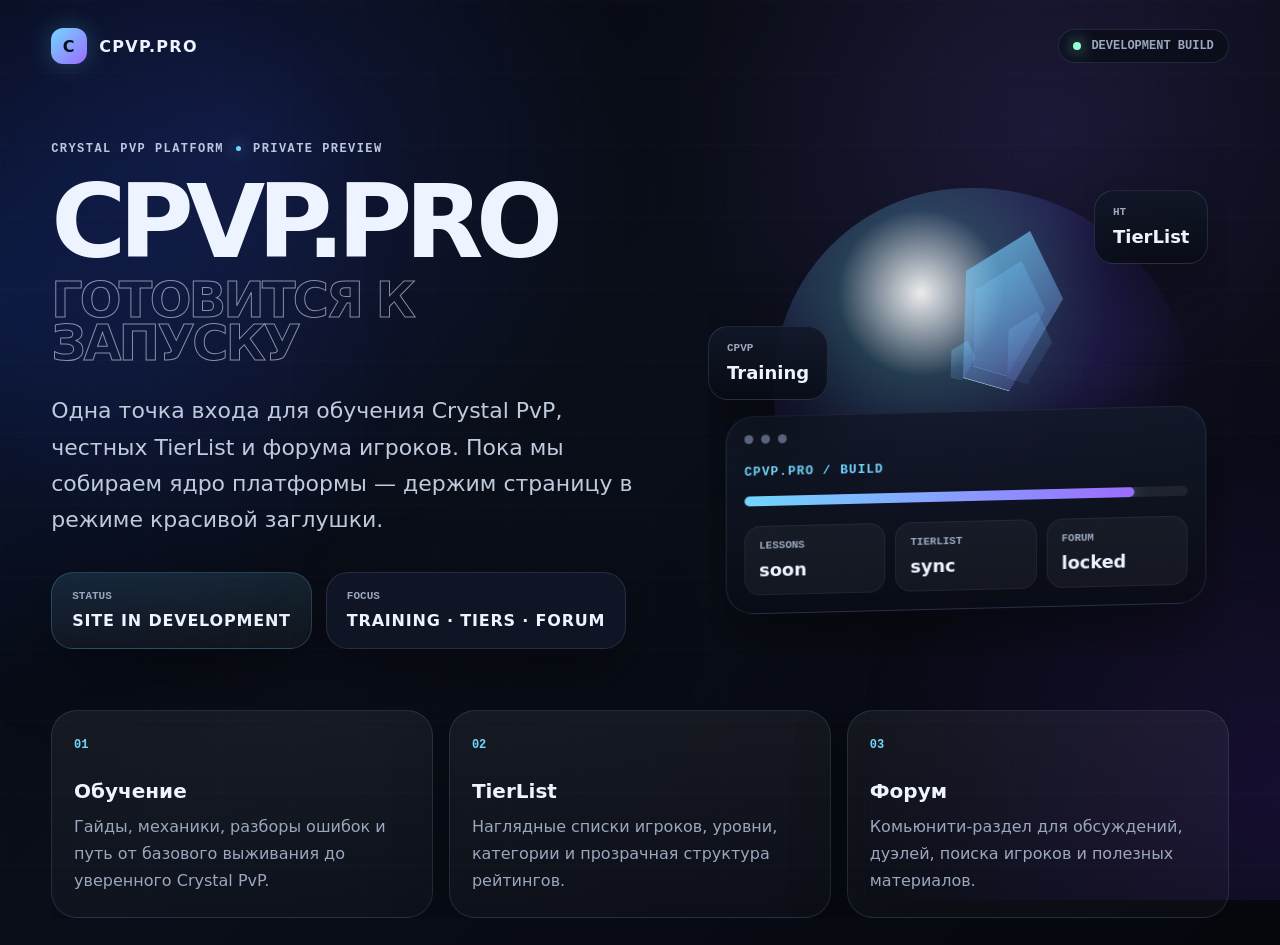
<file: index.html>
<!doctype html>
<html lang="ru">
<head>
  <meta charset="utf-8">
  <meta name="viewport" content="width=device-width,initial-scale=1">
  <meta name="theme-color" content="#070910">
  <meta name="color-scheme" content="dark">
  <meta name="description" content="CPVP.PRO — обучение Crystal PvP, TierList и форум игроков. Сайт находится в разработке.">
  <link rel="canonical" href="https://cpvp.pro/">
  <meta property="og:title" content="CPVP.PRO — скоро">
  <meta property="og:description" content="Обучение Crystal PvP, TierList и форум игроков. Сайт находится в разработке.">
  <meta property="og:type" content="website">
  <meta property="og:url" content="https://cpvp.pro/">
  <meta property="og:site_name" content="CPVP.PRO">
  <meta property="og:image" content="https://cpvp.pro/assets/branding/og-image.png">
  <meta name="twitter:card" content="summary_large_image">
  <meta name="twitter:title" content="CPVP.PRO — скоро">
  <meta name="twitter:description" content="Обучение Crystal PvP, TierList и форум игроков. Сайт находится в разработке.">
  <meta name="twitter:image" content="https://cpvp.pro/assets/branding/og-image.png">
  <link rel="icon" type="image/svg+xml" href="/assets/branding/favicon.svg">
  <link rel="icon" href="/assets/branding/favicon.ico" sizes="any">
  <link rel="apple-touch-icon" href="/assets/branding/apple-touch-icon.png">
  <link rel="manifest" href="/site.webmanifest">
  <title>CPVP.PRO — скоро</title>
  <style>
:root{--card2:rgba(20,26,43,.72);--line:rgba(150,180,255,.15);--text:#eef4ff;--muted:#9aa7bd;--blue:#72d7ff;--violet:#9b6cff;--green:#94ffcf;--shadow:0 24px 72px rgba(0,0,0,.44);font-synthesis:none}*{box-sizing:border-box}html{min-height:100%;background:#05070d}body{margin:0;min-height:100vh;overflow-x:hidden;color:var(--text);background:radial-gradient(circle at 18% 16%,rgba(62,91,255,.18),transparent 31%),radial-gradient(circle at 82% 14%,rgba(139,90,255,.14),transparent 29%),linear-gradient(135deg,#05070d,#0a0e18 45%,#05070d);font-family:Inter,system-ui,-apple-system,BlinkMacSystemFont,"Segoe UI",sans-serif;text-rendering:optimizeLegibility}.shell{position:relative;isolation:isolate;min-height:100vh;padding:28px clamp(18px,4vw,72px)}.shell:before,.shell:after{position:fixed;inset:0;z-index:-1;pointer-events:none;content:""}.shell:before{opacity:.58;background:linear-gradient(rgba(255,255,255,.027) 1px,transparent 1px),linear-gradient(90deg,rgba(255,255,255,.023) 1px,transparent 1px);background-size:72px 72px}.shell:after{z-index:-2;background:radial-gradient(circle at 0 34%,rgba(36,92,255,.16),transparent 26rem),radial-gradient(circle at 100% 88%,rgba(124,60,255,.14),transparent 27rem)}.nav,.hero,.features{max-width:1240px;margin-inline:auto}.nav{display:flex;align-items:center;justify-content:space-between;gap:16px;margin-bottom:72px}.brand{display:inline-flex;align-items:center;gap:12px;color:var(--text);font-weight:900;letter-spacing:.08em;text-decoration:none}.brand-mark{display:grid;width:36px;height:36px;place-items:center;border-radius:12px;color:#06101b;background:linear-gradient(135deg,var(--blue),var(--violet));box-shadow:0 0 24px rgba(114,215,255,.24)}.nav-status,.eyebrow,.label,.terminal-line,small,.icon{font-family:ui-monospace,SFMono-Regular,Menlo,Consolas,monospace;font-weight:700;text-transform:uppercase}.nav-status{display:inline-flex;align-items:center;gap:10px;padding:10px 14px;border:1px solid var(--line);border-radius:999px;color:var(--muted);background:rgba(9,12,22,.7);font-size:12px;line-height:1}.pulse{width:8px;height:8px;border-radius:50%;background:var(--green);box-shadow:0 0 16px var(--green);animation:pulse 1.7s ease-in-out infinite}.hero{display:grid;grid-template-columns:minmax(0,1fr) minmax(380px,.86fr);gap:52px;align-items:center}.eyebrow{display:flex;flex-wrap:wrap;align-items:center;gap:12px;color:#b9c7df;font-size:12px;line-height:1;letter-spacing:.12em}.dot{width:5px;height:5px;border-radius:50%;background:var(--blue);box-shadow:0 0 16px var(--blue)}h1{margin:22px 0 0;font-size:clamp(58px,8vw,116px);line-height:.88;letter-spacing:-.075em;text-transform:uppercase}h1 span{display:block;margin-top:12px;color:transparent;font-size:.48em;letter-spacing:-.055em;-webkit-text-stroke:1px rgba(238,244,255,.54)}.lead{max-width:680px;margin:28px 0 0;color:#bfcbdd;font-size:clamp(17px,2vw,22px);line-height:1.65}.actions{display:flex;flex-wrap:wrap;gap:14px;margin-top:34px}.launch-card{min-width:230px;padding:18px 20px;border:1px solid rgba(114,215,255,.22);border-radius:22px;background:linear-gradient(180deg,rgba(114,215,255,.12),rgba(255,255,255,.035));box-shadow:var(--shadow)}.launch-card.muted{border-color:var(--line);background:var(--card2)}.label{display:block;margin-bottom:9px;color:var(--muted);font-size:11px;line-height:1}.launch-card strong{font-size:16px;letter-spacing:.05em;text-transform:uppercase}.visual{position:relative;min-height:520px;contain:layout paint style}.orb{position:absolute;top:52px;right:34px;width:420px;height:420px;border-radius:47% 53% 48% 52%;background:radial-gradient(circle at 35% 25%,rgba(255,255,255,.92),rgba(114,215,255,.23) 20%,rgba(100,70,255,.15) 45%,transparent 68%);animation:orb 8s ease-in-out infinite}.crystal{position:absolute;top:92px;right:160px;width:120px;height:160px;transform:rotate(16deg)}.crystal span{position:absolute;inset:0;clip-path:polygon(50% 0,92% 35%,70% 100%,30% 100%,8% 35%);border:1px solid rgba(255,255,255,.35);background:linear-gradient(135deg,rgba(114,215,255,.72),rgba(155,108,255,.2))}.crystal span:nth-child(2){opacity:.45;transform:scale(.72) translateY(12px)}.crystal span:nth-child(3){opacity:.35;transform:scale(.45) translate(65px,70px)}.crystal span:nth-child(4){opacity:.55;transform:scale(.25) translate(-120px,250px)}.panel,.rank-card{position:absolute;border:1px solid var(--line);background:linear-gradient(180deg,rgba(18,24,40,.92),rgba(8,11,20,.88));box-shadow:var(--shadow)}.panel-main{right:18px;bottom:46px;left:14px;padding:18px;border-radius:28px;transform:rotateX(8deg) rotateY(-10deg)}.panel-head{display:flex;gap:8px;margin-bottom:22px}.win-dot{width:9px;height:9px;border-radius:50%;background:#65738f}.terminal-line{color:var(--blue);font-size:13px;line-height:1;letter-spacing:.08em}.progress{height:10px;margin:18px 0 20px;overflow:hidden;border-radius:999px;background:rgba(255,255,255,.07)}.progress span{display:block;width:88%;height:100%;border-radius:inherit;background:linear-gradient(90deg,var(--blue),var(--violet));box-shadow:0 0 18px rgba(114,215,255,.4);transform-origin:left;animation:load 2.8s ease-in-out infinite}.metric-grid{display:grid;grid-template-columns:repeat(3,1fr);gap:10px}.metric-grid div{padding:14px;border:1px solid rgba(255,255,255,.06);border-radius:16px;background:rgba(255,255,255,.045)}small{display:block;margin-bottom:8px;color:var(--muted);font-size:11px;line-height:1}b{font-size:18px}.rank-card{padding:16px 18px;border-radius:20px}.rank-a{top:54px;right:20px}.rank-b{top:190px;left:0}.features{display:grid;grid-template-columns:repeat(3,1fr);gap:16px;margin-top:54px;content-visibility:auto;contain-intrinsic-size:250px}.features article{padding:22px;border:1px solid var(--line);border-radius:26px;background:linear-gradient(180deg,rgba(255,255,255,.055),rgba(255,255,255,.024));box-shadow:0 18px 58px rgba(0,0,0,.22)}.icon{display:inline-flex;margin-bottom:28px;color:var(--blue);font-size:12px;line-height:1}.features h2{margin:0 0 10px;font-size:20px}.features p{margin:0;color:var(--muted);line-height:1.7}@keyframes pulse{50%{opacity:.35;transform:scale(.75)}}@keyframes orb{50%{transform:translate3d(10px,-12px,0) scale(1.02)}}@keyframes load{50%{transform:scaleX(.83)}}@media (max-width:900px){.shell{padding:20px 16px 28px}.nav{margin-bottom:40px}.nav-status{padding:9px 11px;font-size:10px}.hero{grid-template-columns:1fr;gap:26px}.eyebrow{font-size:10px}.lead{font-size:16px;line-height:1.58}.actions{display:grid;grid-template-columns:1fr}.launch-card{min-width:0}.visual{order:-1;min-height:430px}.orb{top:40px;right:50%;width:310px;height:310px;transform:translateX(50%);animation:none}.crystal{top:90px;right:calc(50% - 48px);width:86px;height:116px}.panel-main{right:4px;bottom:22px;left:4px;border-radius:24px;transform:none}.rank-a{top:28px;right:8px}.rank-b{top:152px;left:8px}.features{grid-template-columns:1fr;margin-top:28px}.metric-grid{gap:8px}.metric-grid div{padding:11px}b{font-size:15px}h1{font-size:clamp(54px,16vw,76px)}}@media (prefers-reduced-motion:reduce){*,*:before,*:after{animation:none!important;scroll-behavior:auto!important}}
  </style>
</head>
<body>
  <main class="shell" aria-label="Временная страница CPVP.PRO">
    <nav class="nav" aria-label="Навигация"><a class="brand" href="/" aria-label="CPVP.PRO"><span class="brand-mark">C</span><span>CPVP.PRO</span></a><div class="nav-status"><span class="pulse"></span>development build</div></nav>
    <section class="hero">
      <div class="copy"><div class="eyebrow"><span>Crystal PvP platform</span><span class="dot"></span><span>private preview</span></div><h1>CPVP.PRO<br><span>готовится к запуску</span></h1><p class="lead">Одна точка входа для обучения Crystal PvP, честных TierList и форума игроков. Пока мы собираем ядро платформы — держим страницу в режиме красивой заглушки.</p><div class="actions" aria-label="Статус проекта"><div class="launch-card"><span class="label">status</span><strong>site in development</strong></div><div class="launch-card muted"><span class="label">focus</span><strong>training · tiers · forum</strong></div></div></div>
      <div class="visual" aria-hidden="true"><div class="orb"></div><div class="crystal"><span></span><span></span><span></span><span></span></div><div class="panel panel-main"><div class="panel-head"><span class="win-dot"></span><span class="win-dot"></span><span class="win-dot"></span></div><div class="terminal-line">cpvp.pro / build</div><div class="progress"><span></span></div><div class="metric-grid"><div><small>Lessons</small><b>soon</b></div><div><small>TierList</small><b>sync</b></div><div><small>Forum</small><b>locked</b></div></div></div><div class="rank-card rank-a"><small>HT</small><b>TierList</b></div><div class="rank-card rank-b"><small>CPVP</small><b>Training</b></div></div>
    </section>
    <section class="features" aria-label="Что будет на сайте"><article><span class="icon">01</span><h2>Обучение</h2><p>Гайды, механики, разборы ошибок и путь от базового выживания до уверенного Crystal PvP.</p></article><article><span class="icon">02</span><h2>TierList</h2><p>Наглядные списки игроков, уровни, категории и прозрачная структура рейтингов.</p></article><article><span class="icon">03</span><h2>Форум</h2><p>Комьюнити-раздел для обсуждений, дуэлей, поиска игроков и полезных материалов.</p></article></section>
  </main>
</body>
</html>
</file>
